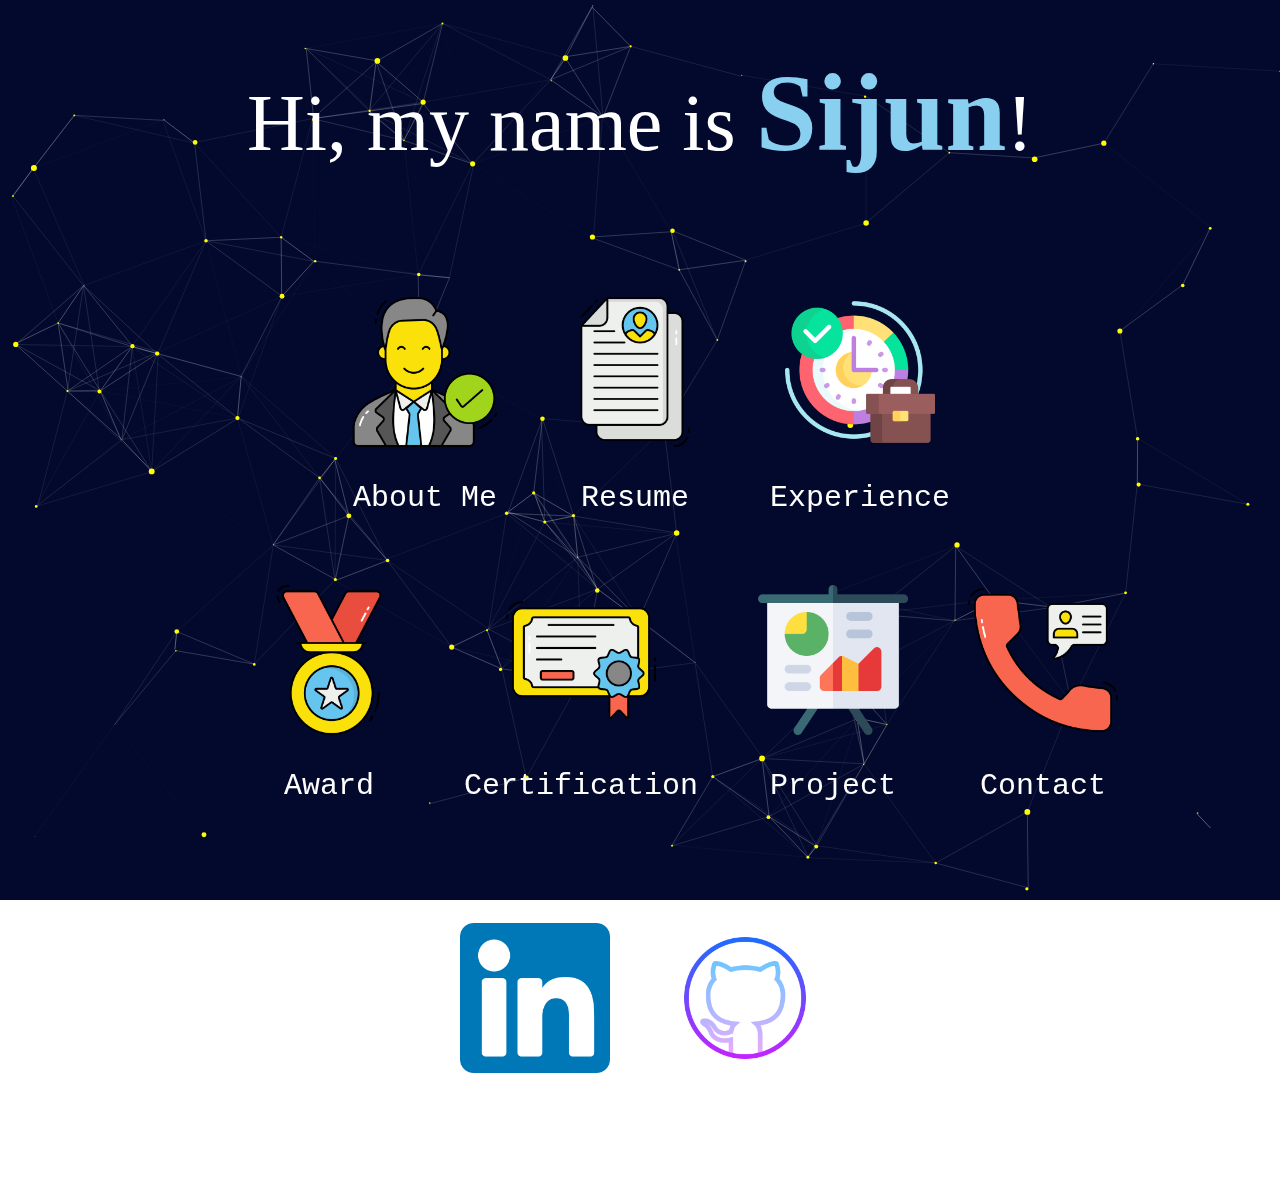
<file: index.html>
<!DOCTYPE html>

<html>
  <!-- start head -->

  <head>
    <meta charset="utf-8" />
    <meta http-equiv="X-UA-Compatible" content="IE=edge" />
    <title>Sijun's Website</title>
    <meta name="description" content="" />
    <meta name="viewport" content="width=device-width, initial-scale=1" />
    <link rel="stylesheet" href="./style.css" />
    <script src="particles.js"></script>
    <script>
      particlesJS.load("particles-js", "config.json", function () {
        console.log("callback - particles.js config loaded");
      });
    </script>
  </head>
  <!-- end head -->
  <!-- start body  -->

  <body>
    <div id="particles-js">
      <div id="homeContent" class="content">
        <div id="welcome" class="Welcome">
          Hi, my name is
          <span style="font-weight: bold; font-size: 110px; color: #89cff0"
            >Sijun</span
          >!
        </div>
        <div id="homeOptionContainerId" class="homeOptionContainer">
          <a href="biopage.html" style="text-decoration: none">
            <div id="bio" class="homeOption">
              <img
                src="websiteImages\bio.png"
                alt="ALT"
                width="150"
                height="150"
                id="bioIm"
              />
              <br />
              About Me
            </div>
          </a>
          <!-- REsume -->
          <a href="resume219.pdf" download style="text-decoration: none">
            <div id="resumeOption" class="homeOption">
              <img
                src="websiteImages\resumeImage.png"
                alt="ALT"
                width="150"
                height="150"
              />
              <br />
              Resume
            </div>
          </a>

          <!-- REsume -->
          <a href="experiencepage.html" style="text-decoration: none">
            <div id="experience" class="homeOption">
              <img
                src="websiteImages\experience.png"
                alt="ALT"
                width="150"
                height="150"
              />
              <br />
              Experience
            </div>
          </a>
        </div>
        <div id="homeOptionContainerId2" class="homeOptionContainer">
          <a href="awardpage.html" style="text-decoration: none">
            <div id="award" class="homeOption">
              <img
                src="websiteImages\award.png"
                alt="ALT"
                width="150"
                height="150"
              />
              <br />
              Award<br />
            </div>
          </a>
          <a href="certificationpage.html" style="text-decoration: none">
            <div id="certification" class="homeOption">
              <img
                src="websiteImages\certificate.png"
                alt="ALT"
                width="150"
                height="150"
              />
              <br />
              Certification
            </div>
          </a>
          <a href="projectpage.html" style="text-decoration: none">
            <div id="project" class="homeOption">
              <img
                src="websiteImages\project.png"
                alt="ALT"
                width="150"
                height="150"
              />
              <br />
              Project<br />
            </div>
          </a>
          <a href="contactpage.html" style="text-decoration: none">
            <div id="contact" class="homeOption">
              <img
                src="websiteImages\contact.png"
                alt="ALT"
                width="150"
                height="150"
              /><br />Contact<br />
            </div>
          </a>
        </div>
        <br />
        <br />
        <br />
        <br />
        <br />

        <br />
        <br />
        <br />
        <br />
        <br />
        <div id="homeOptionContainerId3" class="specialLink">
          <a
            href="https://www.linkedin.com/in/sijun-kim-4b7997258/"
            style="text-decoration: none"
          >
            <div id="linkedIn" class="homeOption">
              <img
                src="websiteImages\linkedIn.png"
                alt="ALT"
                width="150"
                height="150"
              />
              <br />
              LinkedIn<br />
            </div>
          </a>
          <a
            href="https://github.com/junniekim?tab=repositories"
            style="text-decoration: none"
          >
            <div id="git" class="homeOption">
              <img
                src="websiteImages\Git.png"
                alt="ALT"
                width="150"
                height="150"
              /><br />Github<br />
            </div>
          </a>
        </div>
      </div>
    </div>
  </body>
  <!-- end body -->
</html>
-
</file>
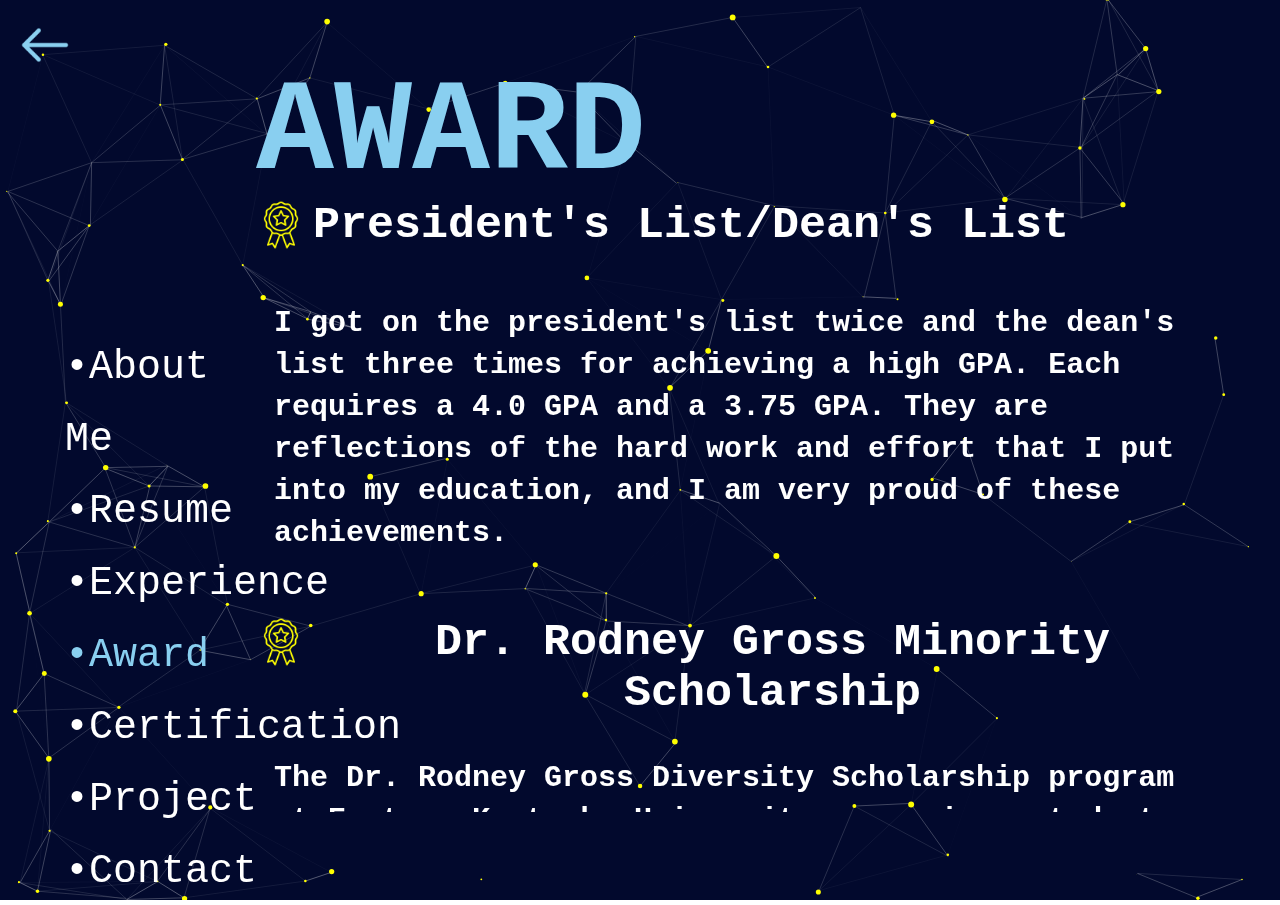
<file: awardpage.html>
<!DOCTYPE html>

<html>
  <!-- start head -->

  <head>
    <meta charset="utf-8" />
    <meta http-equiv="X-UA-Compatible" content="IE=edge" />
    <title>Sijun's Website</title>
    <meta name="description" content="" />
    <meta name="viewport" content="width=device-width, initial-scale=1" />
    <link rel="stylesheet" href="./style.css" />
    <script src="particles.js"></script>
    <script>
      particlesJS.load("particles-js", "config.json", function () {
        console.log("callback - particles.js config loaded");
      });
    </script>
  </head>
  <!-- end head -->

  <!-- start body -->
  <body>
    <div id="particles-js">
      <div id="awardGridContainer">
        <div class="navigaiton">
          <a href="index.html">
            <div class="homeButton">
              <img
                src="websiteImages\back.png"
                alt="ALT"
                width="50"
                height="50"
              />
            </div>
          </a>
          <div class="navigator">
            <a href="biopage.html" style="text-decoration: none">
              <div class="sideMenu">•About Me</div>
            </a>
            <a
              href="resumeForWebsite.pdf"
              download
              style="text-decoration: none"
            >
              <div class="sideMenu">•Resume</div>
            </a>
            <a href="experiencepage.html" style="text-decoration: none">
              <div class="sideMenu">•Experience</div>
            </a>
            <a href="awardpage.html" style="text-decoration: none">
              <div class="sideMenu">
                <span style="color: #89cff0">•Award</span>
              </div>
            </a>
            <a href="certificationpage.html" style="text-decoration: none">
              <div class="sideMenu">•Certification</div>
            </a>
            <a href="projectpage.html" style="text-decoration: none">
              <div class="sideMenu">•Project</div>
            </a>
            <a href="contactpage.html" style="text-decoration: none">
              <div class="sideMenu">•Contact</div>
            </a>
          </div>
        </div>
        <div class="awardHead">AWARD</div>
        <div class="awardBody">
          <div class="awardElement" id="awardElement3">
            <div class="shiftAwardBullet">
              <img
                src="websiteImages\awardBullet.png"
                alt="ALT"
                width="50"
                height="50"
              />
            </div>
            <h>President's List/Dean's List</h>
          </div>
          <div
            class="awardElementDescription"
            id="awardElementDescription3"
            style="line-height: 1.4"
          >
            <b>
              I got on the president's list twice and the dean's list three
              times for achieving a high GPA. Each requires a 4.0 GPA and a 3.75
              GPA. They are reflections of the hard work and effort that I put
              into my education, and I am very proud of these achievements.
            </b>
          </div>

          <div class="awardElement" id="awardElement1">
            <div class="shiftAwardBullet">
              <img
                src="websiteImages\awardBullet.png"
                alt="ALT"
                width="50"
                height="50"
              />
            </div>
            <h>Dr. Rodney Gross Minority Scholarship</h>
          </div>

          <div
            class="awardElementDescription"
            id="awardElementDescription1"
            style="line-height: 1.4"
          >
            <b
              >The Dr. Rodney Gross Diversity Scholarship program at Eastern
              Kentucky University recognizes students from minority groups and
              provides scholarships based on a holistic evaluation of academic
              achievement, school events engagement, and a personal essay. I got
              rewarded 4,000 dollars annually for excelling in college as well
              as participating in diverse groups such as the Internation
              Students Association.
            </b>
          </div>

          <div class="awardElement" id="awardElement2">
            <div class="shiftAwardBullet">
              <img
                src="websiteImages\awardBullet.png"
                alt="ALT"
                width="50"
                height="50"
              />
            </div>
            <h>EKU International Alumni Association Endowed Scholarship</h>
          </div>
          <div
            class="awardElementDescription"
            id="awardElementDescription2"
            style="line-height: 1.4"
          >
            <b
              >The Alumni Scholarship was awarded for my academic excellence,
              active participation in extracurricular activities, and being an
              Alumni Legacy Student. The evaluation included an essay on my
              vision, goals, and values.</b
            >
          </div>

          <div class="awardElement" id="awardElement4">
            <div class="shiftAwardBullet">
              <img
                src="websiteImages\awardBullet.png"
                alt="ALT"
                width="50"
                height="50"
              />
            </div>
            <h>Chairman Scholarship</h>
          </div>
          <div
            class="awardElementDescription"
            id="awardElementDescription4"
            style="line-height: 1.4"
          >
            <b
              >Chairman scholarship was awarded for my ACT score and high school
              GPA. This scholarship provides 6,000 dollars annually.</b
            >
          </div>

          <div class="awardElement" id="awardElement5">
            <div class="shiftAwardBullet">
              <img
                src="websiteImages\awardBullet.png"
                alt="ALT"
                width="50"
                height="50"
              />
            </div>
            <h>Study Strong Scholarship</h>
          </div>

          <div
            class="awardElementDescription"
            id="awardElementDescription5"
            style="line-height: 1.4"
          >
            <b>
              Study strong Scholarship was awarded for successfully completing a
              college course at EKU as a high schooler. I took MAT 112, a
              trigonometry class, as a high school senior and finished the
              course with an A.
            </b>
          </div>
        </div>
      </div>
    </div>
  </body>
  <!-- end body -->
</html>
-
</file>
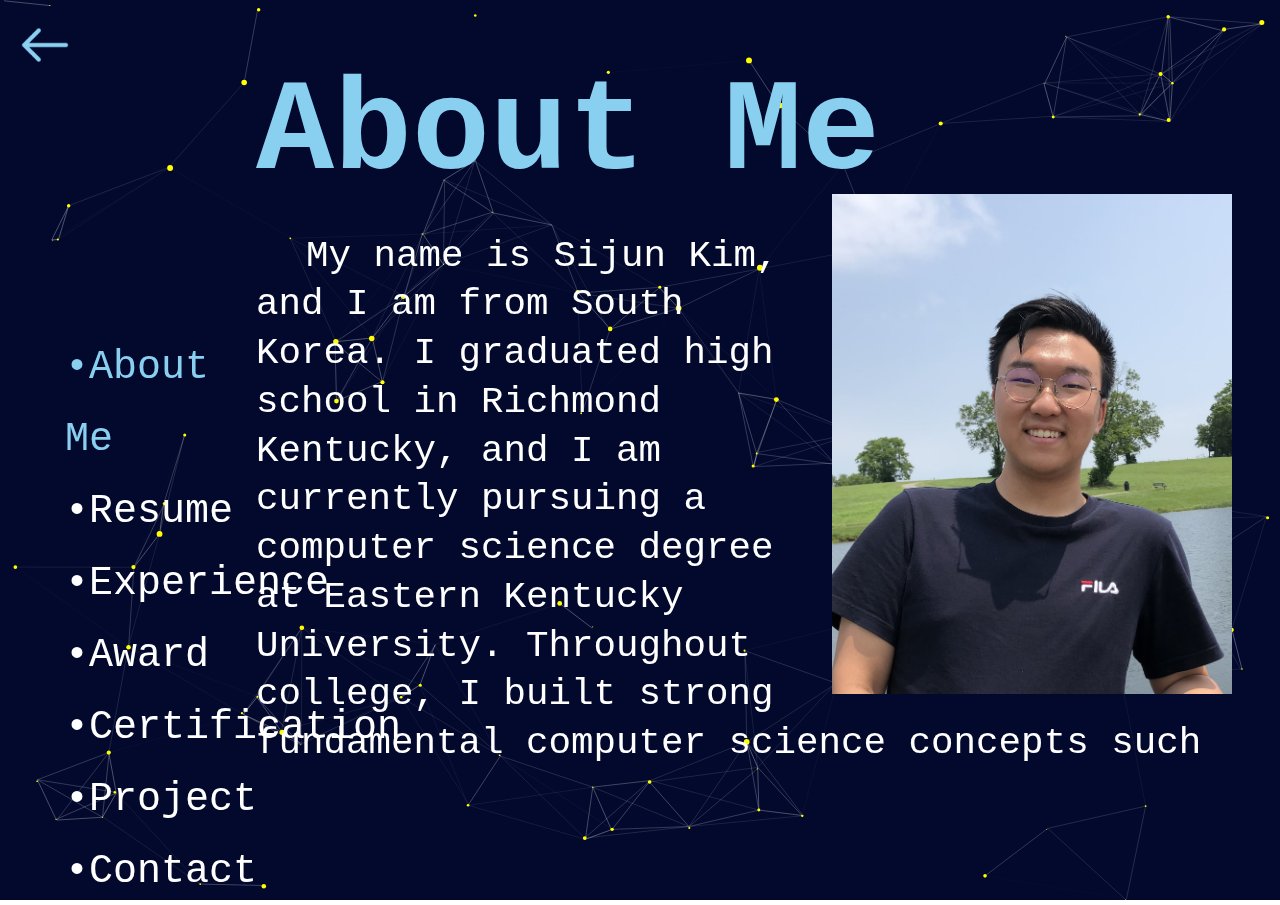
<file: biopage.html>
<!DOCTYPE html>

<html>
  <!-- start head -->

  <head>
    <meta charset="utf-8" />
    <meta http-equiv="X-UA-Compatible" content="IE=edge" />
    <title>Sijun's Website</title>
    <meta name="description" content="" />
    <meta name="viewport" content="width=device-width, initial-scale=1" />
    <link rel="stylesheet" href="./style.css" />
    <script src="particles.js"></script>
    <script>
      particlesJS.load("particles-js", "config.json", function () {
        console.log("callback - particles.js config loaded");
      });
    </script>
  </head>
  <!-- end head -->

  <!-- start body -->
  <body>
    <div id="particles-js">
      <div id="bioGridContainer">
        <div class="navigaiton">
          <a href="index.html">
            <div class="homeButton">
              <img
                src="websiteImages\back.png"
                alt="ALT"
                width="50"
                height="50"
              />
            </div>
          </a>
          <div class="navigator">
            <a href="biopage.html" style="text-decoration: none">
              <div class="sideMenu">
                <span style="color: #89cff0">•About Me</span>
              </div>
            </a>
            <a
              href="resumeForWebsite.pdf"
              download
              style="text-decoration: none"
            >
              <div class="sideMenu">•Resume</div>
            </a>

            <a href="experiencepage.html" style="text-decoration: none">
              <div class="sideMenu">•Experience</div>
            </a>
            <a href="awardpage.html" style="text-decoration: none">
              <div class="sideMenu">•Award</div>
            </a>
            <a href="certificationpage.html" style="text-decoration: none">
              <div class="sideMenu">•Certification</div>
            </a>
            <a href="projectpage.html" style="text-decoration: none">
              <div class="sideMenu">•Project</div>
            </a>
            <a href="contactpage.html" style="text-decoration: none">
              <div class="sideMenu">•Contact</div>
            </a>
          </div>
        </div>
        <div class="bioHead">About Me</div>
        <div class="bioBody">
          <br />
          <div class="biopic">
            <img
              src="websiteImages\biopicture.JPG"
              alt="ALT"
              width="400"
              height="500"
            />
          </div>
          <p style="font-size: 1.25em; line-height: 1.3">
            My name is Sijun Kim, and I am from South Korea. I graduated high
            school in Richmond Kentucky, and I am currently pursuing a computer
            science degree at Eastern Kentucky University. Throughout college, I
            built strong fundamental computer science concepts such as data
            structure, database design, algorithms, computer architecture,
            networking, software testing, mobile development, and cybersecurity.
            I am a resilient developer who appreciates challenges and thrives on
            them. I do not fear failing or making mistakes when I face
            challenges. Instead, I take them as opportunities to exceed my limit
            by learning new tools, techniques, and approaches. I will continue
            to find challenges, educate myself on new skills, and always be
            ready to integrate new technologies into practice.
          </p>

          <p style="font-size: 1.25em; line-height: 1.3">
            After graduation, I would like to find a place where I could
            contribute my knowledge and skills, and at the same time, grow and
            learn. I want to be exposed to both backend and frontend
            development, mobile and web development, software and hardware. I
            look forward to getting opportunities to learn more even after
            college.
          </p>

          <p style="font-size: 1.25em; line-height: 1.3">
            I learned Java, HTML, CSS, PHP, SQL, and Mips (Assembly Language)
            from school, and I self-educated C#, Python, Typescript, and
            Angular. The software I am familiar with includes Visual Studio,
            Visual Studio Code, SQL Server Management Studio, and Github.
          </p>

          <p style="font-size: 1.25em; line-height: 1.3">
            On a side note, I love weightlifting, playing tennis, grilling, and
            traveling. The countries/states I have traveled incldues Korea,
            China, Canada, the Philippines, Rhode Island, New York, Kentucky,
            Illinois, Utah, Arizona, Georgia, Tennessee, Idaho, and Hawaii.
          </p>
        </div>
      </div>
    </div>
  </body>
  <!-- end body -->
</html>
-
</file>
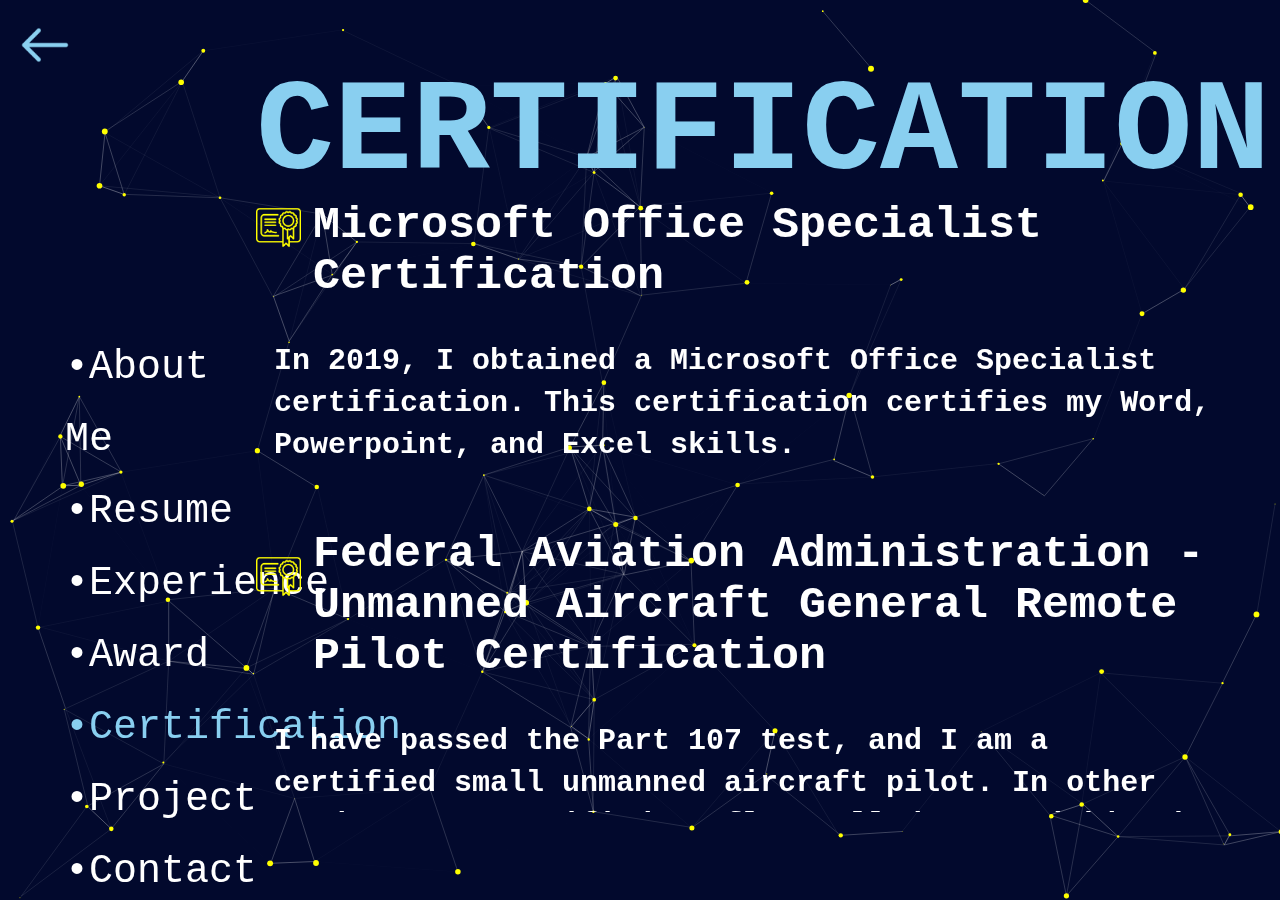
<file: certificationpage.html>
<!DOCTYPE html>

<html>
  <!-- start head -->

  <head>
    <meta charset="utf-8" />
    <meta http-equiv="X-UA-Compatible" content="IE=edge" />
    <title>Sijun's Website</title>
    <meta name="description" content="" />
    <meta name="viewport" content="width=device-width, initial-scale=1" />
    <link rel="stylesheet" href="./style.css" />
    <script src="particles.js"></script>
    <script>
      particlesJS.load("particles-js", "config.json", function () {
        console.log("callback - particles.js config loaded");
      });
    </script>
  </head>
  <!-- end head -->

  <!-- start body -->
  <body>
    <div id="particles-js">
      <div id="certificationGridContainer">
        <div class="navigaiton">
          <a href="index.html">
            <div class="homeButton">
              <img
                src="websiteImages\back.png"
                alt="ALT"
                width="50"
                height="50"
              />
            </div>
          </a>
          <div class="navigator">
            <a href="biopage.html" style="text-decoration: none">
              <div class="sideMenu">•About Me</div>
            </a>
            <a
              href="resumeForWebsite.pdf"
              download
              style="text-decoration: none"
            >
              <div class="sideMenu">•Resume</div>
            </a>
            <a href="experiencepage.html" style="text-decoration: none">
              <div class="sideMenu">•Experience</div>
            </a>
            <a href="awardpage.html" style="text-decoration: none">
              <div class="sideMenu">•Award</div>
            </a>
            <a href="certificationpage.html" style="text-decoration: none">
              <div class="sideMenu">
                <span style="color: #89cff0">•Certification</span>
              </div>
            </a>
            <a href="projectpage.html" style="text-decoration: none">
              <div class="sideMenu">•Project</div>
            </a>
            <a href="contactpage.html" style="text-decoration: none">
              <div class="sideMenu">•Contact</div>
            </a>
          </div>
        </div>
        <div class="certificationHead">CERTIFICATION</div>
        <div class="certificationBody">
          <!-- Comeback -->
          <div class="certificationElement" id="certificationElement1">
            <div
              id="shiftCertificationBulletId1"
              class="shiftCertificationBullet"
            >
              <img
                src="websiteImages\certificateBullet.png"
                alt="ALT"
                width="45"
                height="45"
              />
            </div>
            <h>Microsoft Office Specialist Certification</h>
          </div>

          <div
            class="certificationElementDescription"
            id="certificationElementDescription1"
            style="line-height: 1.4"
          >
            <b
              >In 2019, I obtained a Microsoft Office Specialist certification.
              This certification certifies my Word, Powerpoint, and Excel
              skills.
            </b>
          </div>

          <div class="certificationElement" id="certificationElement2">
            <div
              id="shiftCertificationBulletId2"
              class="shiftCertificationBullet"
              style="line-height: 1.4"
            >
              <img
                src="websiteImages\certificateBullet.png"
                alt="ALT"
                width="45"
                height="45"
              />
            </div>
            <h
              >Federal Aviation Administration - Unmanned Aircraft General
              Remote Pilot Certification</h
            >
          </div>
          <div
            class="certificationElementDescription"
            id="certificationElementDescription2"
            style="line-height: 1.4"
          >
            <b>
              I have passed the Part 107 test, and I am a certified small
              unmanned aircraft pilot. In other words, I am certified to fly
              small drones within the United States.
            </b>
          </div>

          <div class="certificationElement" id="certificationElement3">
            <div
              id="shiftCertificationBulletId3"
              class="shiftCertificationBullet"
            >
              <img
                src="websiteImages\certificateBullet.png"
                alt="ALT"
                width="45"
                height="45"
              />
            </div>
            <h
              >College Reading & Learning Association - International Tutor
              Training Program Certification</h
            >
          </div>
          <div
            class="certificationElementDescription"
            id="certificationElementDescription3"
          >
            <b>
              I have obtained the tutor certification by working as a Lead Guru.
              I have completed multiple training and tutored more than 100 hours
              to get the certification.
            </b>
          </div>
        </div>
      </div>
    </div>
  </body>
  <!-- end body -->
</html>
-
</file>
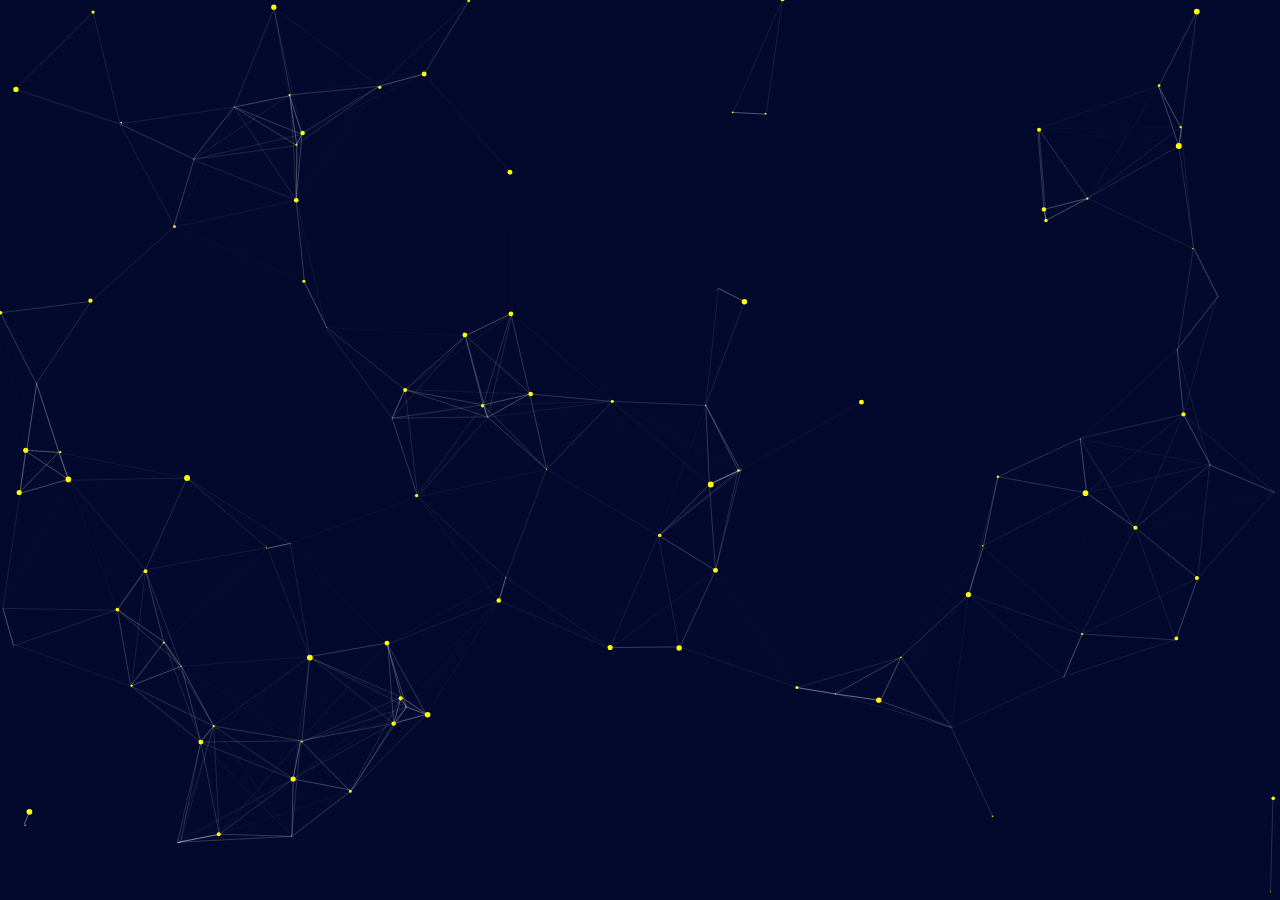
<file: loadingscreen.html>
<!DOCTYPE html>

<html>
  <!-- start head -->

  <head>
    <meta charset="utf-8" />
    <meta http-equiv="X-UA-Compatible" content="IE=edge" />
    <title>Sijun's Website</title>
    <meta name="description" content="" />
    <meta name="viewport" content="width=device-width, initial-scale=1" />
    <link rel="stylesheet" href="./style.css" />
    <script src="particles.js"></script>
    <script>
      particlesJS.load("particles-js", "config.json", function () {
        console.log("callback - particles.js config loaded");
      });
    </script>
  </head>
  <!-- end head -->

  <!-- start body -->
  <body>
    <div id="particles-js">
      <div id="loadingScreenContainer">
        <div class="loadingScreenImage"></div>
      </div>
    </div>
  </body>
  <!-- end body -->
</html>
-
</file>
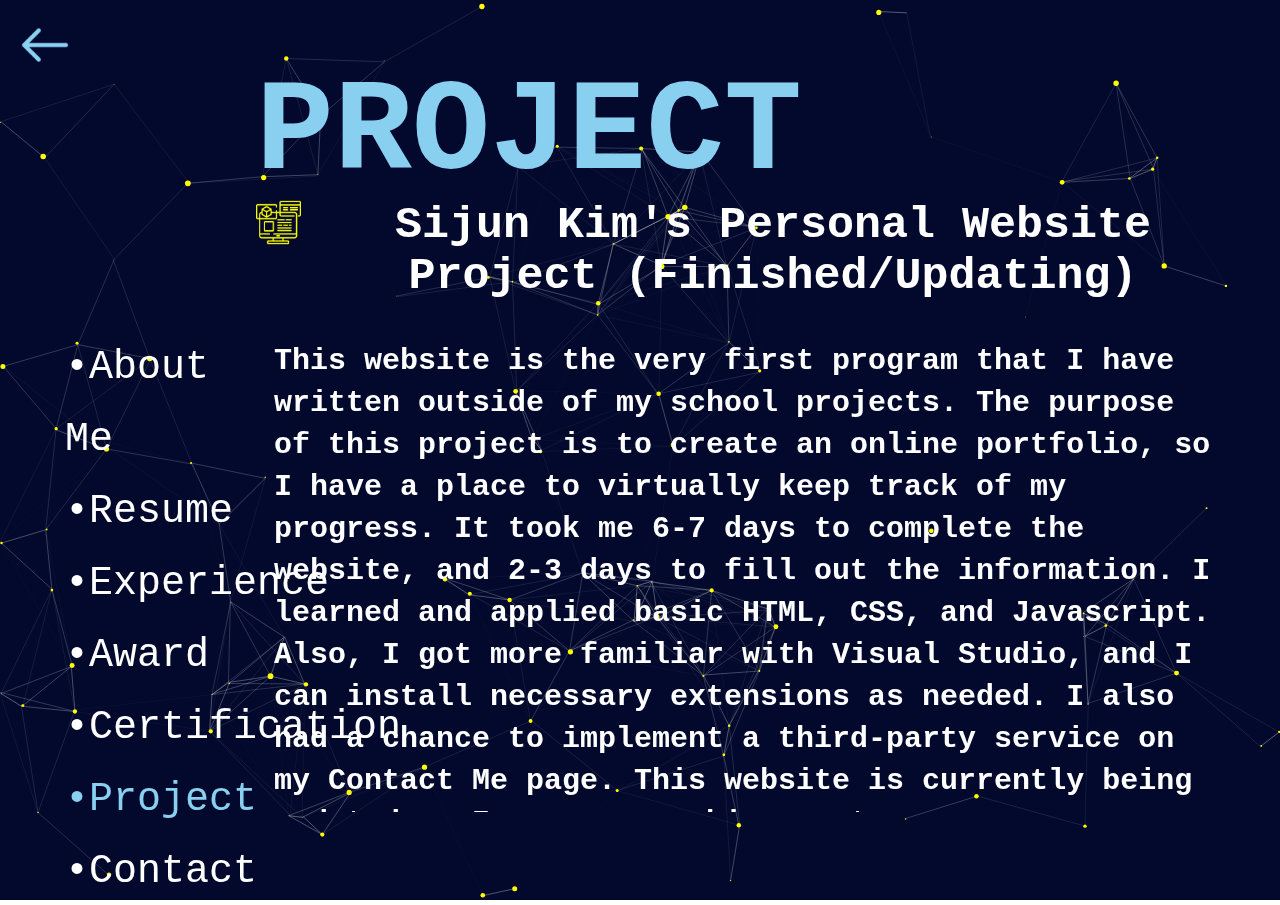
<file: projectpage.html>
<!DOCTYPE html>

<html>
  <!-- start head -->

  <head>
    <meta charset="utf-8" />
    <meta http-equiv="X-UA-Compatible" content="IE=edge" />
    <title>Sijun's Website</title>
    <meta name="description" content="" />
    <meta name="viewport" content="width=device-width, initial-scale=1" />
    <link rel="stylesheet" href="./style.css" />
    <script src="particles.js"></script>
    <script>
      particlesJS.load("particles-js", "config.json", function () {
        console.log("callback - particles.js config loaded");
      });
    </script>
  </head>
  <!-- end head -->

  <!-- start body -->
  <body>
    <div id="particles-js">
      <div id="projectGridContainer">
        <div class="navigaiton">
          <a href="index.html">
            <div class="homeButton">
              <img
                src="websiteImages\back.png"
                alt="ALT"
                width="50"
                height="50"
              />
            </div>
          </a>
          <div class="navigator">
            <a href="biopage.html" style="text-decoration: none">
              <div class="sideMenu">•About Me</div>
            </a>
            <a
              href="resumeForWebsite.pdf"
              download
              style="text-decoration: none"
            >
              <div class="sideMenu">•Resume</div>
            </a>
            <a href="experiencepage.html" style="text-decoration: none">
              <div class="sideMenu">•Experience</div>
            </a>
            <a href="awardpage.html" style="text-decoration: none">
              <div class="sideMenu">•Award</div>
            </a>
            <a href="certificationpage.html" style="text-decoration: none">
              <div class="sideMenu">•Certification</div>
            </a>
            <a href="projectpage.html" style="text-decoration: none">
              <div class="sideMenu">
                <span style="color: #89cff0">•Project</span>
              </div>
            </a>
            <a href="contactpage.html" style="text-decoration: none">
              <div class="sideMenu">•Contact</div>
            </a>
          </div>
        </div>
        <div class="projectHead">PROJECT</div>
        <div class="projectBody">
          <!-- Comeback -->
          <div class="projectElement" id="projectElement1">
            <div class="shiftprojectBullet">
              <img
                src="websiteImages\projectBullet.png"
                alt="ALT"
                width="45"
                height="45"
              />
            </div>
            <h>Sijun Kim's Personal Website Project (Finished/Updating)</h>
          </div>

          <div
            class="projectElementDescription"
            id="projectElementDescription1"
            style="line-height: 1.4"
          >
            <b
              >This website is the very first program that I have written
              outside of my school projects. The purpose of this project is to
              create an online portfolio, so I have a place to virtually keep
              track of my progress. It took me 6-7 days to complete the website,
              and 2-3 days to fill out the information. I learned and applied
              basic HTML, CSS, and Javascript. Also, I got more familiar with
              Visual Studio, and I can install necessary extensions as needed. I
              also had a chance to implement a third-party service on my Contact
              Me page. This website is currently being updated as I earn new
              achievements.
            </b>
          </div>
          <div class="projectElement" id="projectElement2">
            <div class="shiftprojectBullet">
              <img
                src="websiteImages\projectBullet.png"
                alt="ALT"
                width="45"
                height="45"
              />
            </div>
            <h>PokeAPI Project (Finished)</h>
          </div>

          <div
            class="projectElementDescription"
            id="projectElementDescription2"
            style="line-height: 1.4"
          >
            <b
              >This project can be found on my Github, named "PokeApiFinal". The
              purpose of this project is to learn and demonstrate using public
              API. The project took about 12 hours. I spent the first hour
              designing my website, about 2-3 hours learning about
              implementation, and about 8 hours of coding and debugging. I used
              typescript, HTML, CSS, angular, and VScode. I have developed much
              better JavaScript skills because the public API that I used
              required me to go into multiple layers of URLs, so I had to learn
              how to format variables and data into a required format. I also
              got more familiar with angular with its basic concepts such as
              building components and using directives.
            </b>
          </div>
          <div class="projectElement" id="projectElement3">
            <div class="shiftprojectBullet">
              <img
                src="websiteImages\projectBullet.png"
                alt="ALT"
                width="45"
                height="45"
              />
            </div>
            <h>Pizza Ordering Project (Working On)</h>
          </div>

          <div
            class="projectElementDescription"
            id="projectElementDescription3"
            style="line-height: 1.4"
          >
            <b>
              This project can be found on my Github, named
              "pizzaOrderWithAngular". The purpose of this project is to learn
              and demonstrate using different types of forms in Angular. This is
              an ongoing project, and I hope to get some good practice with
              Angular's reactive form as well as template form.
            </b>
          </div>
        </div>
      </div>
    </div>
  </body>
  <!-- end body -->
</html>
-
</file>
<file: style.css>
/* to reference class use. to reference id use pound */
/* ---- reset ---- */

body {
  margin: 0;
  font: normal 75% Arial, Helvetica, sans-serif;
}
canvas {
  display: block;
  vertical-align: bottom;
}
.sideMenu {
  color: white;
}
.navigaiton {
  position: relative;
  font-size: 40px;
  /* background-color: blue; */
  color: white;
  grid-row: 1/3;
  margin: 20px;
  display: flex;
  flex-direction: column;
}

.navigator {
  /* background-color: red; */
  padding-left: 15px;
  position: relative;
  top: 220px;
  line-height: 1.8;
  margin: 30px;
}
/* START OF WALLPAPER */
/* ---- particles.js container ---- */

#particles-js {
  position: absolute;
  width: 100%;
  height: 100%;
  background-color: #02092d;
  background-image: url("");
  background-repeat: no-repeat;
  background-size: cover;
  background-position: 50% 50%;
}

/* ---- stats.js ---- */

.count-particles {
  background: #000022;
  position: absolute;
  top: 48px;
  left: 0;
  width: 80px;
  color: #13e8e9;
  font-size: 0.8em;
  text-align: left;
  text-indent: 4px;
  line-height: 14px;
  padding-bottom: 2px;
  font-family: Helvetica, Arial, sans-serif;
  font-weight: bold;
}

.js-count-particles {
  font-size: 1.1em;
}

#stats,
.count-particles {
  -webkit-user-select: none;
}

#stats {
  border-radius: 3px 3px 0 0;
  overflow: hidden;
}

.count-particles {
  border-radius: 0 0 3px 3px;
}
/* END OF WALLPAPER */

/* Homepage start */
.content {
  position: absolute;
  display: flex;
  flex-direction: column;
  width: 100%;
}

#welcome {
  margin: 30px;
  color: white;
  /* background-color: green; */
  position: relative;
  font-size: 80px;
  text-align: center;
  font-family: serif;
  top: 20px;
}

.homeOptionContainer {
  width: 65%;
  display: flex;
  color: white;
  /* background-color: red; */
  position: relative;
  justify-content: space-between;
  top: 80px;
  margin: auto;
}
.specialLink {
  color: white;
  display: flex;
  margin: auto;
}
#homeOptionContainerId {
  width: 50%;
}
#homeOptionContainerId2 {
  margin-top: 10px;
}

.homeOption {
  position: relative;
  margin: 30px;

  font-family: monospace;
  font-size: 30px;
  /* background-color: yellow; */
  text-align: center;
  display: flex;
  flex-direction: column;
  align-items: center;
  color: white;
}
#bio:hover {
  color: #89cff0;
  top: -10px;
}
#resumeOption:hover {
  color: #89cff0;
  top: -10px;
}
#certification:hover {
  color: #89cff0;
  top: -10px;
}
#experience:hover {
  color: #89cff0;
  top: -10px;
}
#award:hover {
  color: #89cff0;
  top: -10px;
}
#project:hover {
  color: #89cff0;
  top: -10px;
}
#contact:hover {
  color: #89cff0;
  top: -10px;
}
.sideMenu:hover {
  color: #89cff0;
}
/* stuff in homepage end */

/* stuff in bio start */

#bioGridContainer {
  position: absolute;
  width: 100%;
  height: 100%;
  display: grid;
  color: white;
  grid-template-columns: 20% 80%;
  grid-template-rows: 20% 80%;
  /* background-color: cyan; */
  font-family: monospace;
}
.biopic {
  float: right;
}

.bioHead {
  font-weight: bold;
  font-size: 130px;
  position: relative;
  /* background-color: red; */
  color: #89cff0;

  padding-top: 60px;
}
.bioBody {
  position: relative;
  /* background-color: yellow; */
  font-size: 30px;
  margin-top: -20px;
  margin-right: 40px;
  height: 85%;
  padding-right: 8px;
  overflow-y: scroll;
  text-indent: 50px;
}
.resume {
  color: white;
  /* background-color: green; */
  font-size: 30px;
  display: flex;
  width: 145px;
  align-items: center;
  border: 2px solid white;
  border-radius: 10px;
}
.downloadingImage {
  margin-left: 10px;
  margin-top: 3px;
}
/* stuff in biopage end */

/* stuff in experience page start */
#experienceGridContainer {
  position: absolute;
  width: 100%;
  height: 100%;
  display: grid;
  color: white;
  grid-template-columns: 20% 80%;
  grid-template-rows: 20% 80%;
  /* background-color: cyan; */
  font-family: monospace;
}
.experienceHead {
  font-weight: bold;
  font-size: 130px;
  position: relative;
  /* background-color: red; */
  color: #89cff0;
  display: flex;

  padding-top: 60px;
}
.allInOrOut {
  background-color: transparent;
  color: white;
  height: 140px;
  width: 140px;
  margin-top: 90px;
  font-size: 30px;
  /* border: 1px solid white; */
}
.allInOrOut:hover {
  color: #89cff0;
}
#expandAll {
  margin-left: auto;
  margin-right: 20px;
}
#hideAll {
  margin-right: 100px;
}

/*  <button id="expandAll" onClick="expandAll()" class="AllInOrOut">
            Show All
          </button>
          <button id="hideAll" onClick="HideAll()" class="AllInOrOut">
            Hide All
          </button> */
.experienceBody {
  position: relative;
  /* background-color: blue; */
  font-size: 30px;
  margin-top: 20px;
  margin-right: 40px;
  height: 85%;
  padding-right: 8px;
  overflow-y: scroll;
  display: flex;
  flex-direction: column;
  gap: 12px;
}
.experienceItem {
  display: flex;
  font-size: 50px;
  /* background-color: red; */
  margin: 8px;
  display: flex;
  height: 90px;
  background-color: transparent;
  background-repeat: no-repeat;
  border: none;
  cursor: pointer;
  outline: none;
  color: white;
  padding: 15px;
  /* border: 1px solid white; */
}
.plusMinus {
  margin-left: auto;
  font-size: 60px;
}
.expandedBox {
  /* background-color: green; */
  color: white;
  padding: 15px;
  margin: 8px;
}

.experienceItem:hover {
  border: 1px solid white;
}

/* stuff in experience page end */

/* stuff in award page start */
#awardGridContainer {
  position: absolute;
  width: 100%;
  height: 100%;
  display: grid;
  color: white;
  grid-template-columns: 20% 80%;
  grid-template-rows: 20% 80%;
  /* background-color: cyan; */
  font-family: monospace;
}
.awardHead {
  font-weight: bold;
  font-size: 130px;
  position: relative;
  /* background-color: red; */
  color: #89cff0;

  padding-top: 60px;
}
.awardBody {
  position: relative;
  /* background-color: yellow; */
  font-size: 30px;
  margin-top: 20px;
  margin-right: 40px;
  height: 85%;
  padding-right: 8px;
  overflow-y: scroll;
  display: flex;
  flex-direction: column;
}
.awardElement {
  /* background-color: red; */
  text-align: center;
  display: flex;
  font-size: 45px;
  font-weight: bold;
}
.shiftAwardBullet {
  margin-right: 7px;
}
.awardElementDescription {
  margin-bottom: 45px;
  margin-top: 20px;
  padding: 18px;
  /* background-color: red; */
}
/* stuff in award page end */
/* stuff in project page end */
#projectGridContainer {
  position: absolute;
  width: 100%;
  height: 100%;
  display: grid;
  color: white;
  grid-template-columns: 20% 80%;
  grid-template-rows: 20% 80%;
  /* background-color: cyan; */
  font-family: monospace;
}
.projectHead {
  font-weight: bold;
  font-size: 130px;
  position: relative;
  /* background-color: red; */
  color: #89cff0;

  padding-top: 60px;
}
.projectBody {
  position: relative;
  /* background-color: yellow; */
  font-size: 30px;
  margin-top: 20px;
  margin-right: 40px;
  height: 85%;
  padding-right: 8px;
  overflow-y: scroll;
}

.projectElement {
  /* background-color: red; */
  text-align: center;
  display: flex;
  font-size: 45px;
  font-weight: bold;
}
.shiftprojectBullet {
  margin-right: 13px;
}
.projectElementDescription {
  margin-bottom: 45px;
  margin-top: 20px;
  padding: 18px;
  /* background-color: red; */
}

/* stuff in project page end */
/* stuff in contact page start */
#contactGridContainer {
  position: absolute;
  width: 100%;
  height: 100%;
  display: grid;
  color: white;
  grid-template-columns: 20% 80%;
  grid-template-rows: 20% 80%;
  /* background-color: cyan; */
  font-family: monospace;
}
.contactHead {
  font-weight: bold;
  font-size: 130px;
  position: relative;
  /* background-color: red; */
  color: #89cff0;

  padding-top: 60px;
}
.contactBody {
  position: relative;
  /* background-color: yellow; */
  font-size: 40px;
  margin-top: 20px;
  margin-right: 40px;
  height: 85%;
  padding-right: 8px;
  overflow-y: scroll;
}
/* stuff in contact page end */
/* stuff in certif page start */
#certificationGridContainer {
  position: absolute;
  width: 100%;
  height: 100%;
  display: grid;
  color: white;
  grid-template-columns: 20% 80%;
  grid-template-rows: 20% 80%;
  /* background-color: cyan; */
  font-family: monospace;
}
.certificationHead {
  font-weight: bold;
  font-size: 130px;
  position: relative;
  /* background-color: red; */
  color: #89cff0;

  padding-top: 60px;
}
.certificationBody {
  position: relative;
  /* background-color: yellow; */
  font-size: 30px;
  margin-top: 20px;
  margin-right: 40px;
  height: 85%;
  padding-right: 8px;
  overflow-y: scroll;
}
.certificationElement {
  /* background-color: red; */

  display: flex;
  font-size: 45px;
  font-weight: bold;
}

#shiftCertificationBulletId1 {
  margin-top: 5px;
}
#shiftCertificationBulletId2 {
  margin-top: 25px;
}
#shiftCertificationBulletId3 {
  margin-top: 25px;
}
.shiftCertificationBullet {
  margin-right: 12px;
}
.certificationElementDescription {
  margin-bottom: 45px;
  margin-top: 20px;
  font-weight: normal;
  padding: 18px;
  /* background-color: green; */
}
/* stuff in certification page end */

::-webkit-scrollbar {
  width: 15px;
}

/* Track */
::-webkit-scrollbar-track {
  background: "transparent";
}

/* Handle */
::-webkit-scrollbar-thumb {
  background: #89cff0;
}

/* Handle on hover */
::-webkit-scrollbar-thumb:hover {
  background: #89cff0;
}
</file>
